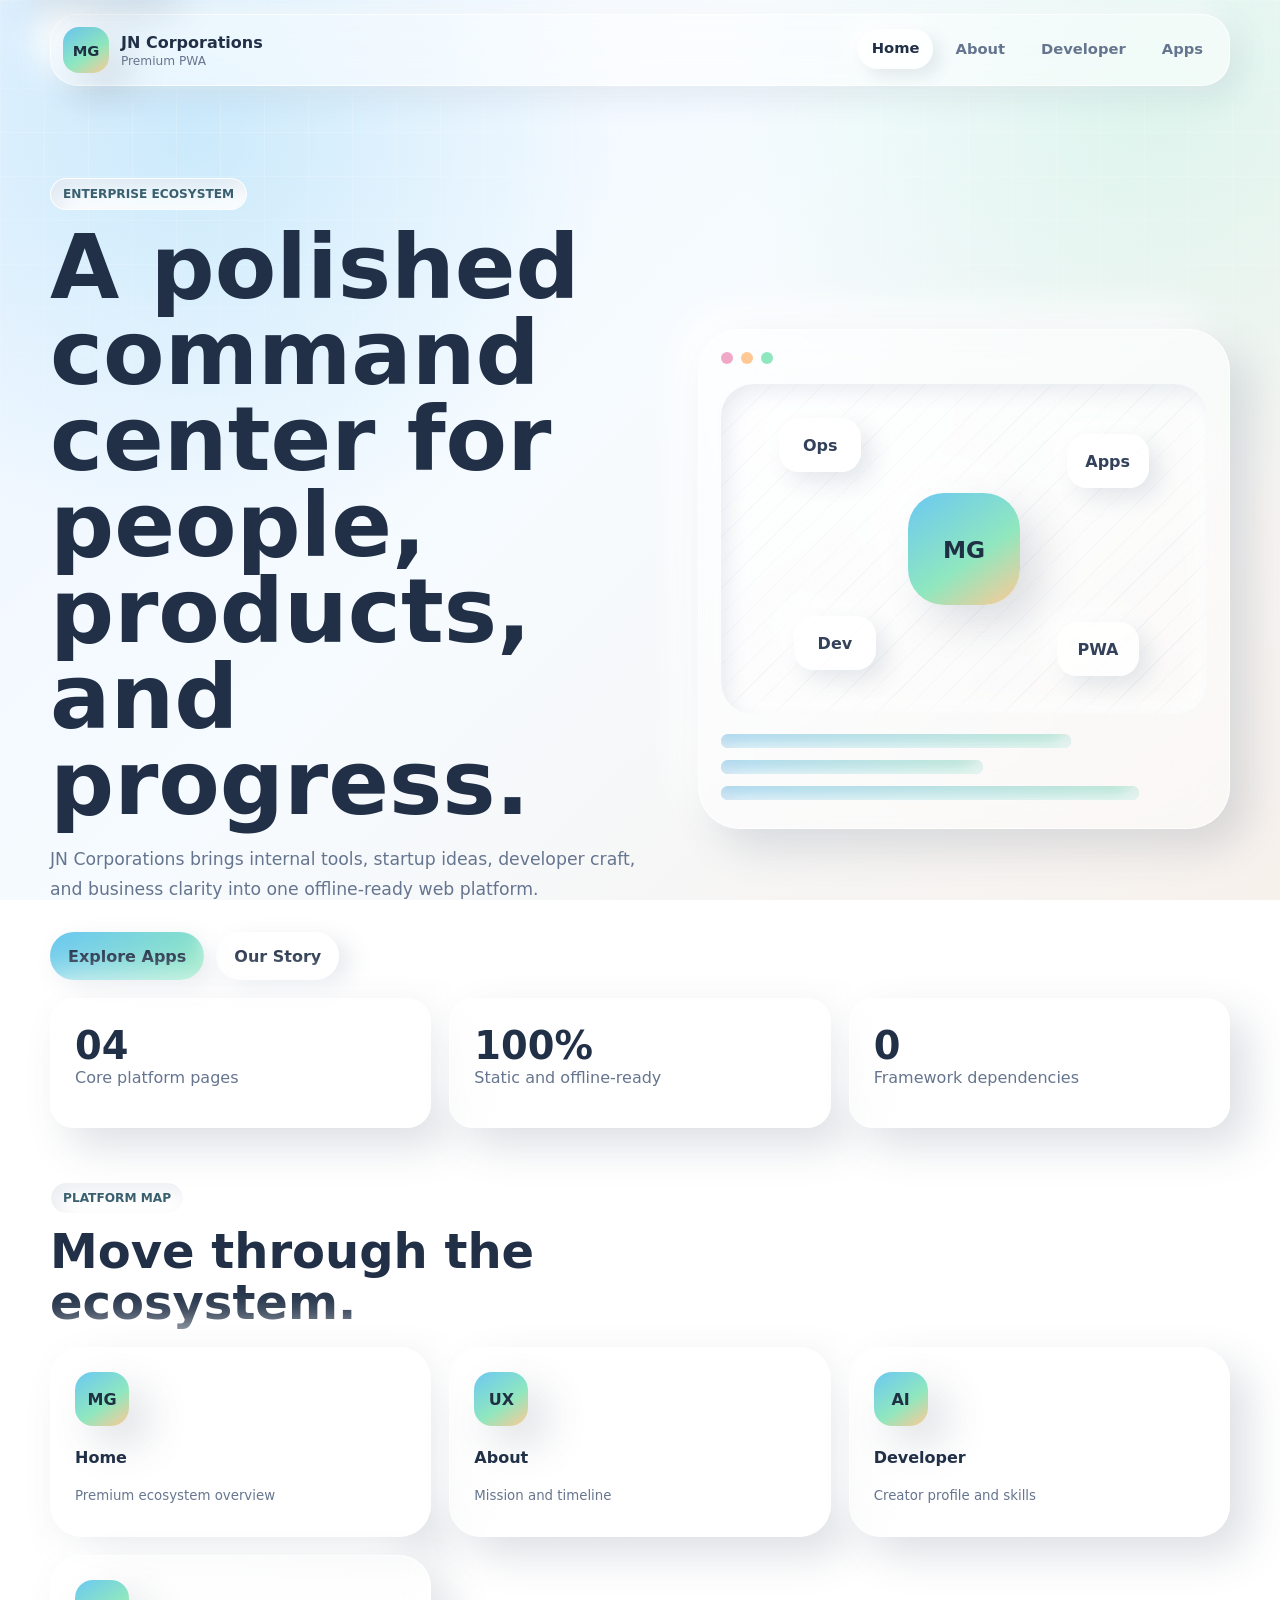
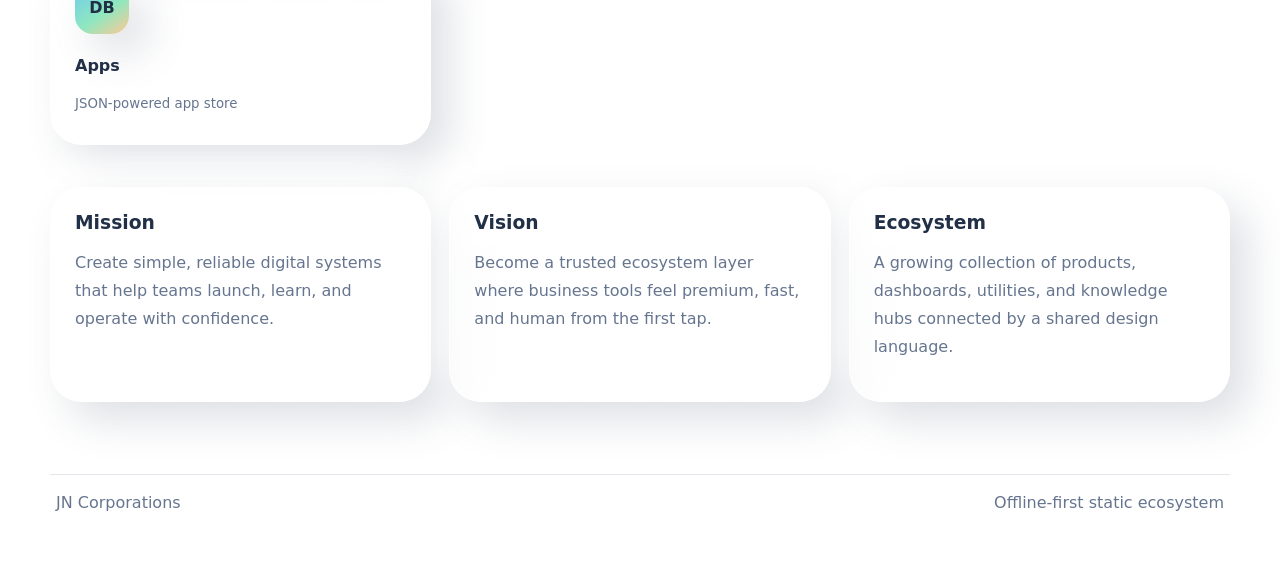
<file: index.html>
<!DOCTYPE html>
<html lang="en">
<head>
  <meta charset="UTF-8">
  <meta name="viewport" content="width=device-width, initial-scale=1.0, viewport-fit=cover">
  <meta name="theme-color" content="#eef5ff">
  <meta name="description" content="JN Corporations premium offline-first ecosystem platform.">
  <title>JN Corporations</title>
  <link rel="manifest" href="manifest.webmanifest">
  <link rel="apple-touch-icon" href="assets/icon.svg">
  <link rel="icon" href="assets/icon.svg" type="image/svg+xml">
  <link rel="stylesheet" href="css/styles.css">
  <script type="module" src="js/app.js" defer></script>
</head>
<body data-page="home">
  <a class="skip-link" href="#main">Skip to content</a>
  <header class="topbar" data-shell-header></header>
  <main id="main" class="page-shell" data-page-root></main>
  <footer class="footer" data-shell-footer></footer>
</body>
</html>
</file>
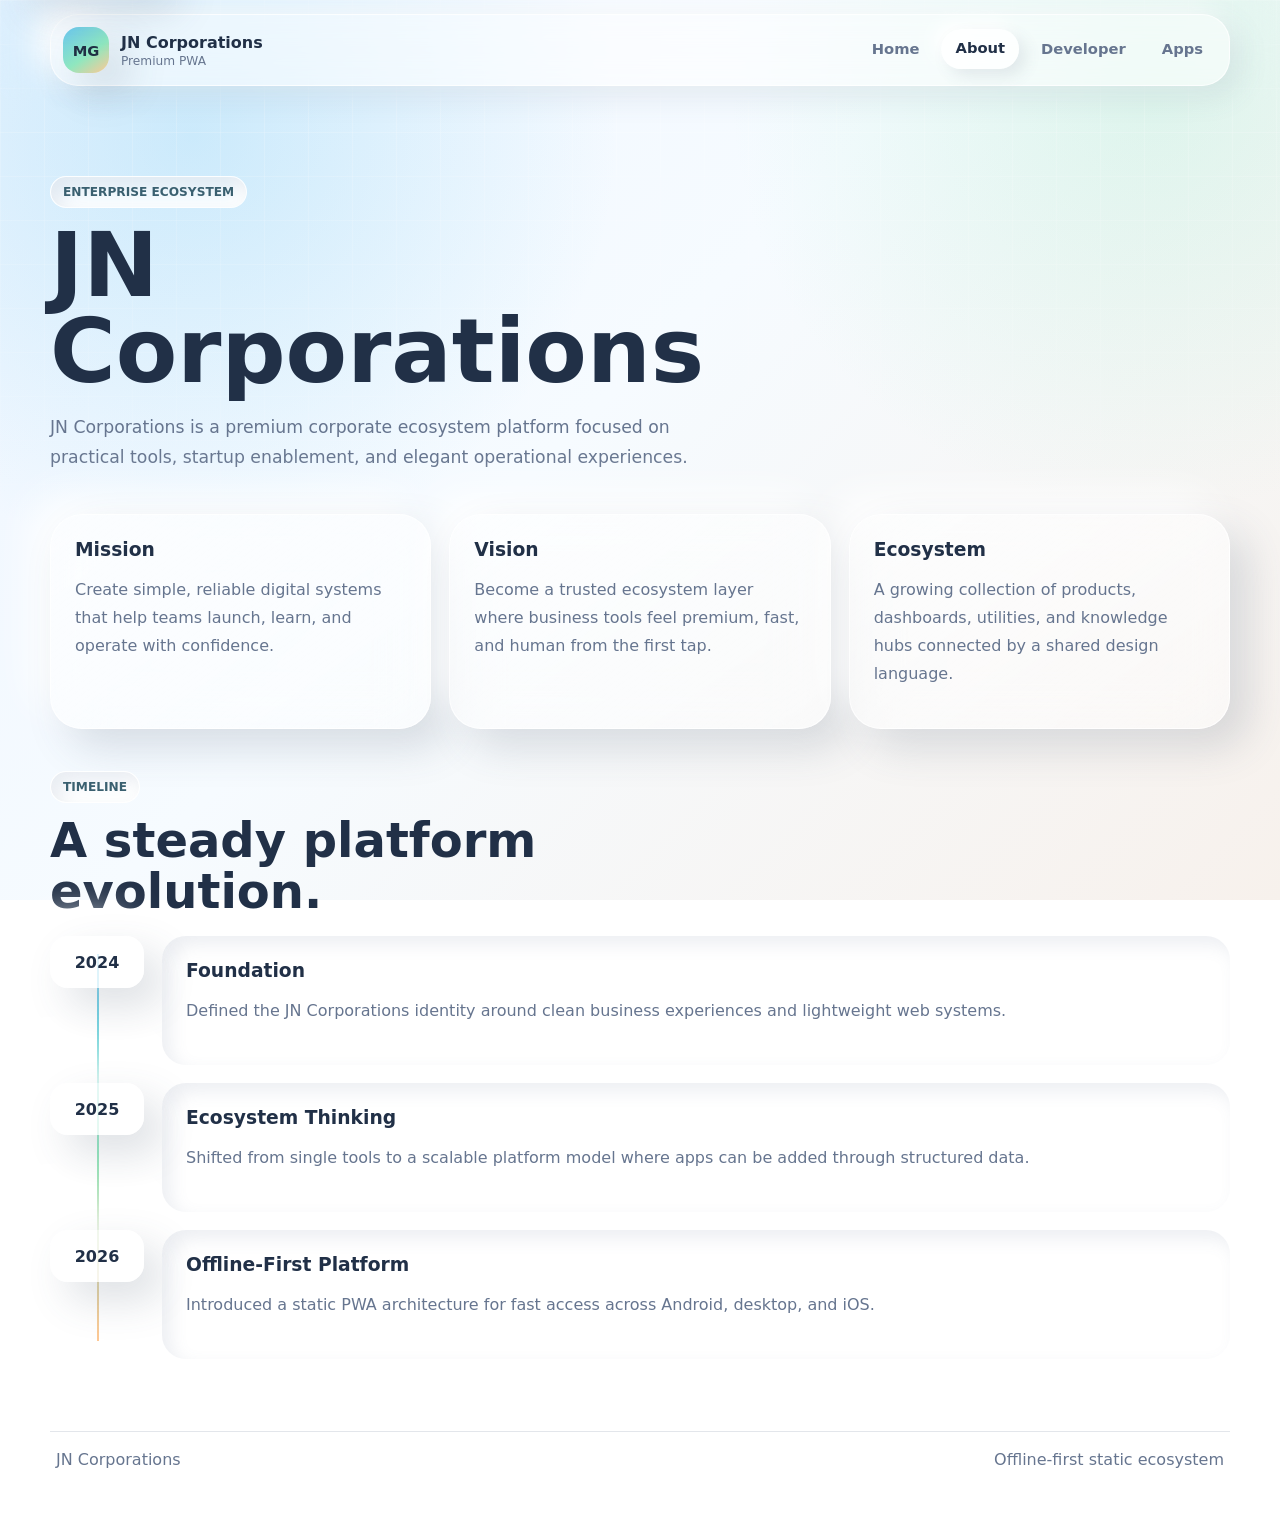
<file: about.html>
<!DOCTYPE html>
<html lang="en">
<head>
  <meta charset="UTF-8">
  <meta name="viewport" content="width=device-width, initial-scale=1.0, viewport-fit=cover">
  <meta name="theme-color" content="#eef5ff">
  <meta name="description" content="Mission, vision, and ecosystem story for JN Corporations.">
  <title>About | JN Corporations</title>
  <link rel="manifest" href="manifest.webmanifest">
  <link rel="apple-touch-icon" href="assets/icon.svg">
  <link rel="icon" href="assets/icon.svg" type="image/svg+xml">
  <link rel="stylesheet" href="css/styles.css">
  <script type="module" src="js/app.js" defer></script>
</head>
<body data-page="about">
  <a class="skip-link" href="#main">Skip to content</a>
  <header class="topbar" data-shell-header></header>
  <main id="main" class="page-shell" data-page-root></main>
  <footer class="footer" data-shell-footer></footer>
</body>
</html>
</file>
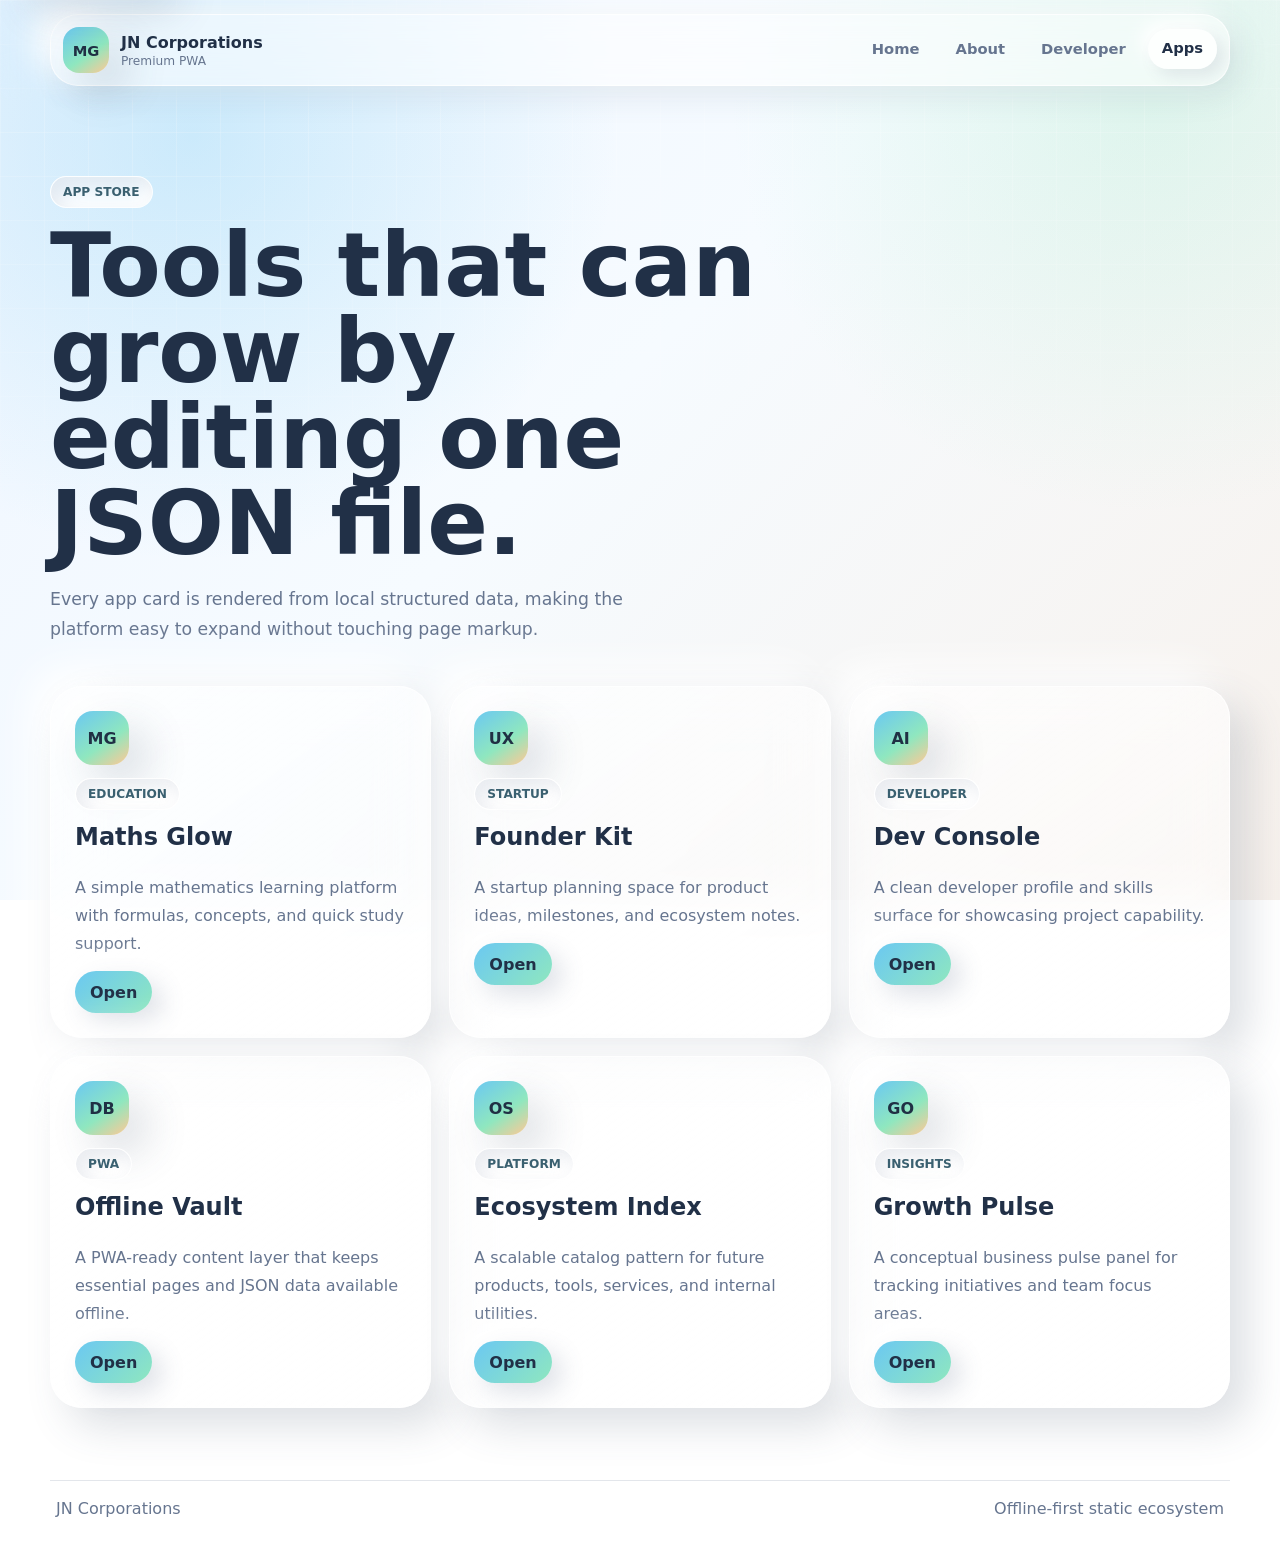
<file: apps.html>
<!DOCTYPE html>
<html lang="en">
<head>
  <meta charset="UTF-8">
  <meta name="viewport" content="width=device-width, initial-scale=1.0, viewport-fit=cover">
  <meta name="theme-color" content="#eef5ff">
  <meta name="description" content="JN Corporations app store and tool ecosystem.">
  <title>Apps | JN Corporations</title>
  <link rel="manifest" href="manifest.webmanifest">
  <link rel="apple-touch-icon" href="assets/icon.svg">
  <link rel="icon" href="assets/icon.svg" type="image/svg+xml">
  <link rel="stylesheet" href="css/styles.css">
  <script type="module" src="js/app.js" defer></script>
</head>
<body data-page="apps">
  <a class="skip-link" href="#main">Skip to content</a>
  <header class="topbar" data-shell-header></header>
  <main id="main" class="page-shell" data-page-root></main>
  <footer class="footer" data-shell-footer></footer>
</body>
</html>
</file>
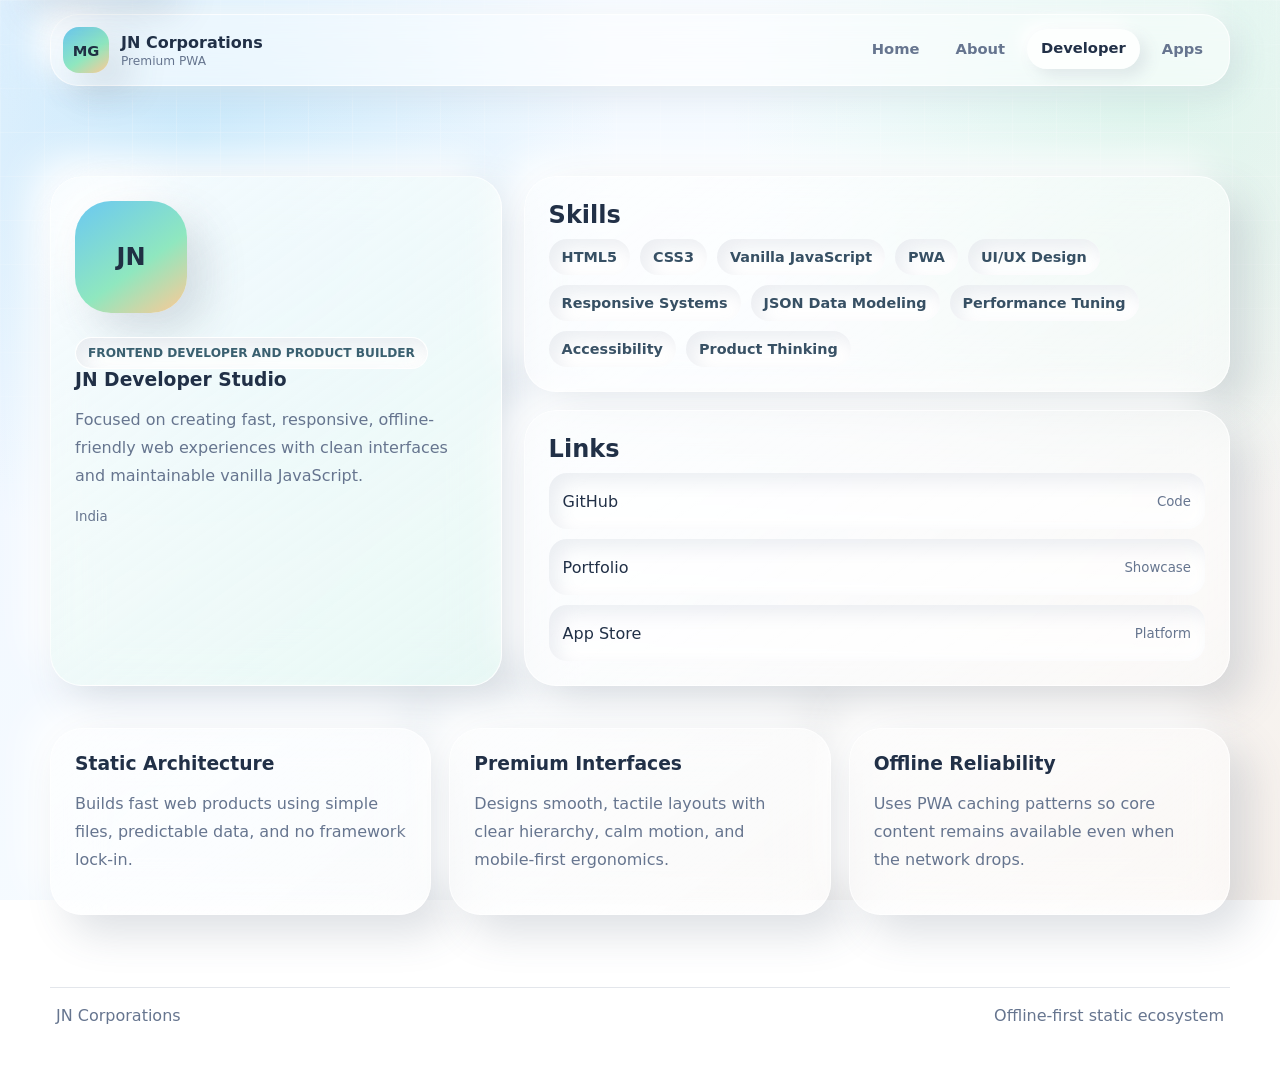
<file: developer.html>
<!DOCTYPE html>
<html lang="en">
<head>
  <meta charset="UTF-8">
  <meta name="viewport" content="width=device-width, initial-scale=1.0, viewport-fit=cover">
  <meta name="theme-color" content="#eef5ff">
  <meta name="description" content="Developer profile and project links for JN Corporations.">
  <title>Developer | JN Corporations</title>
  <link rel="manifest" href="manifest.webmanifest">
  <link rel="apple-touch-icon" href="assets/icon.svg">
  <link rel="icon" href="assets/icon.svg" type="image/svg+xml">
  <link rel="stylesheet" href="css/styles.css">
  <script type="module" src="js/app.js" defer></script>
</head>
<body data-page="developer">
  <a class="skip-link" href="#main">Skip to content</a>
  <header class="topbar" data-shell-header></header>
  <main id="main" class="page-shell" data-page-root></main>
  <footer class="footer" data-shell-footer></footer>
</body>
</html>
</file>
<file: css/styles.css>
:root {
  color-scheme: light;
  --bg: #eef5ff;
  --surface: rgba(255, 255, 255, .72);
  --surface-strong: rgba(255, 255, 255, .92);
  --text: #213047;
  --muted: #66758f;
  --line: rgba(102, 117, 143, .18);
  --cyan: #6bc8f2;
  --mint: #8fe7bf;
  --peach: #ffc894;
  --rose: #f1a8c6;
  --ink-shadow: rgba(64, 81, 108, .18);
  --white-shadow: rgba(255, 255, 255, .95);
  --radius-xl: 32px;
  --radius-lg: 24px;
  --radius-md: 18px;
  --shadow-out: 18px 18px 42px var(--ink-shadow), -18px -18px 42px var(--white-shadow);
  --shadow-in: inset 8px 8px 18px rgba(97, 116, 145, .12), inset -8px -8px 18px rgba(255, 255, 255, .86);
  font-family: Inter, ui-sans-serif, system-ui, -apple-system, BlinkMacSystemFont, "Segoe UI", sans-serif;
}

* {
  box-sizing: border-box;
}

html {
  scroll-behavior: smooth;
}

body {
  min-height: 100vh;
  margin: 0;
  color: var(--text);
  background:
    radial-gradient(circle at 15% 15%, rgba(107, 200, 242, .28), transparent 32%),
    radial-gradient(circle at 90% 10%, rgba(143, 231, 191, .24), transparent 30%),
    linear-gradient(135deg, #eef5ff 0%, #f6fbff 46%, #f7f1ec 100%);
  background-attachment: fixed;
  overflow-x: hidden;
  transition: opacity .18s ease, transform .18s ease;
}

body.page-leaving {
  opacity: .2;
  transform: translateY(6px);
}

body::before {
  position: fixed;
  inset: 0;
  z-index: -1;
  pointer-events: none;
  content: "";
  background-image:
    linear-gradient(rgba(255, 255, 255, .34) 1px, transparent 1px),
    linear-gradient(90deg, rgba(255, 255, 255, .34) 1px, transparent 1px);
  background-size: 44px 44px;
  mask-image: linear-gradient(to bottom, rgba(0, 0, 0, .65), transparent 78%);
}

a {
  color: inherit;
  text-decoration: none;
}

p {
  color: var(--muted);
  line-height: 1.75;
}

.skip-link {
  position: fixed;
  top: 12px;
  left: 12px;
  z-index: 20;
  padding: 10px 14px;
  border-radius: 999px;
  background: var(--surface-strong);
  box-shadow: var(--shadow-out);
  transform: translateY(-150%);
  transition: transform .2s ease;
}

.skip-link:focus {
  transform: translateY(0);
}

.topbar {
  position: sticky;
  top: 0;
  z-index: 10;
  padding: max(14px, env(safe-area-inset-top)) clamp(16px, 4vw, 42px) 14px;
  backdrop-filter: blur(22px);
}

.nav-wrap {
  display: flex;
  align-items: center;
  justify-content: space-between;
  gap: 18px;
  max-width: 1180px;
  margin: 0 auto;
  padding: 12px;
  border: 1px solid rgba(255, 255, 255, .76);
  border-radius: 28px;
  background: rgba(255, 255, 255, .55);
  box-shadow: 10px 10px 30px rgba(84, 103, 128, .12), -10px -10px 30px rgba(255, 255, 255, .8);
}

.brand-lockup {
  display: inline-flex;
  align-items: center;
  min-width: 0;
  gap: 12px;
}

.brand-mark,
.avatar,
.app-icon,
.tile-icon,
.core-node {
  display: grid;
  place-items: center;
  flex: 0 0 auto;
  color: #203044;
  font-weight: 850;
  background: linear-gradient(145deg, var(--cyan), var(--mint) 58%, var(--peach));
  box-shadow: var(--shadow-out);
}

.brand-mark {
  width: 46px;
  height: 46px;
  border-radius: 16px;
  font-size: .92rem;
}

.brand-lockup strong,
.brand-lockup small {
  display: block;
  white-space: nowrap;
}

.brand-lockup small {
  margin-top: 2px;
  color: var(--muted);
  font-size: .76rem;
}

.nav-links {
  display: flex;
  flex-wrap: wrap;
  justify-content: flex-end;
  gap: 8px;
}

.nav-links a {
  min-height: 40px;
  padding: 10px 14px;
  border-radius: 999px;
  color: var(--muted);
  font-size: .92rem;
  font-weight: 720;
  transition: transform .25s ease, color .25s ease, background .25s ease, box-shadow .25s ease;
}

.nav-links a:hover,
.nav-links a.active {
  color: var(--text);
  background: rgba(255, 255, 255, .82);
  box-shadow: 7px 7px 16px rgba(72, 92, 118, .12), -7px -7px 16px rgba(255, 255, 255, .9);
  transform: translateY(-1px);
}

.page-shell {
  width: min(1180px, calc(100% - 32px));
  margin: 0 auto;
  padding: 34px 0 54px;
}

.hero-grid {
  display: grid;
  grid-template-columns: minmax(0, 1.05fr) minmax(320px, .95fr);
  align-items: center;
  gap: clamp(24px, 5vw, 60px);
  min-height: calc(100vh - 180px);
  padding: clamp(18px, 4vw, 44px) 0 36px;
}

.hero-copy h1,
.page-intro h1 {
  max-width: 780px;
  margin: 14px 0 18px;
  font-size: clamp(2.45rem, 7vw, 5.8rem);
  line-height: .96;
  letter-spacing: 0;
}

.hero-copy p,
.page-intro p {
  max-width: 650px;
  font-size: 1.08rem;
}

.eyebrow,
.tag {
  display: inline-flex;
  align-items: center;
  width: fit-content;
  min-height: 32px;
  padding: 7px 12px;
  border: 1px solid rgba(255, 255, 255, .78);
  border-radius: 999px;
  color: #3a6070;
  background: rgba(255, 255, 255, .62);
  box-shadow: var(--shadow-in);
  font-size: .76rem;
  font-weight: 820;
  text-transform: uppercase;
}

.action-row {
  display: flex;
  flex-wrap: wrap;
  gap: 12px;
  margin-top: 28px;
}

.button {
  display: inline-flex;
  align-items: center;
  justify-content: center;
  min-height: 48px;
  padding: 13px 18px;
  border: 0;
  border-radius: 999px;
  color: var(--text);
  font-weight: 820;
  box-shadow: 10px 10px 24px rgba(78, 96, 126, .18), -10px -10px 24px rgba(255, 255, 255, .9);
  transition: transform .25s ease, box-shadow .25s ease, filter .25s ease;
}

.button:hover {
  transform: translateY(-2px);
  box-shadow: 12px 16px 28px rgba(78, 96, 126, .2), -12px -12px 26px rgba(255, 255, 255, .92);
  filter: saturate(1.06);
}

.button.primary,
.button.compact {
  background: linear-gradient(135deg, var(--cyan), var(--mint));
}

.button.secondary {
  background: rgba(255, 255, 255, .74);
}

.button.compact {
  min-height: 42px;
  padding: 10px 15px;
}

.ecosystem-visual,
.soft-card,
.profile-card,
.metric-card,
.nav-tile,
.app-card {
  border: 1px solid rgba(255, 255, 255, .78);
  background: linear-gradient(145deg, rgba(255, 255, 255, .72), rgba(255, 255, 255, .42));
  box-shadow: var(--shadow-out);
  backdrop-filter: blur(24px);
}

.ecosystem-visual {
  position: relative;
  min-height: 500px;
  padding: 22px;
  border-radius: 42px;
  overflow: hidden;
}

.visual-topline {
  display: flex;
  gap: 8px;
}

.visual-topline span {
  width: 12px;
  height: 12px;
  border-radius: 50%;
  background: var(--rose);
}

.visual-topline span:nth-child(2) {
  background: var(--peach);
}

.visual-topline span:nth-child(3) {
  background: var(--mint);
}

.visual-orbit {
  position: relative;
  min-height: 330px;
  margin-top: 20px;
  border-radius: 32px;
  background:
    linear-gradient(145deg, rgba(255, 255, 255, .46), rgba(255, 255, 255, .12)),
    repeating-linear-gradient(135deg, rgba(68, 94, 124, .06) 0 1px, transparent 1px 18px);
  box-shadow: var(--shadow-in);
}

.core-node {
  position: absolute;
  top: 50%;
  left: 50%;
  width: 112px;
  height: 112px;
  border-radius: 36px;
  transform: translate(-50%, -50%);
  font-size: 1.45rem;
}

.node {
  position: absolute;
  display: grid;
  place-items: center;
  width: 82px;
  height: 54px;
  border-radius: 20px;
  color: #33425a;
  background: rgba(255, 255, 255, .78);
  box-shadow: 10px 10px 22px rgba(76, 97, 126, .14), -10px -10px 22px rgba(255, 255, 255, .8);
  font-weight: 820;
}

.node-a { top: 34px; left: 12%; }
.node-b { top: 50px; right: 12%; }
.node-c { bottom: 44px; left: 15%; }
.node-d { right: 14%; bottom: 38px; }

.visual-bars {
  display: grid;
  gap: 12px;
  margin-top: 20px;
}

.visual-bars span {
  height: 14px;
  width: var(--w);
  border-radius: 999px;
  background: linear-gradient(90deg, rgba(107, 200, 242, .72), rgba(143, 231, 191, .76));
  box-shadow: var(--shadow-in);
}

.metrics-grid,
.tile-grid,
.principle-grid,
.highlight-grid,
.apps-grid {
  display: grid;
  gap: 18px;
}

.metrics-grid {
  grid-template-columns: repeat(3, minmax(0, 1fr));
  margin: -18px 0 54px;
}

.metric-card {
  min-height: 130px;
  padding: 24px;
  border-radius: var(--radius-lg);
}

.metric-card strong {
  display: block;
  font-size: 2.4rem;
}

.metric-card span,
.nav-tile small,
.link-list small,
.profile-card small {
  color: var(--muted);
}

.section-block,
.page-intro,
.developer-layout,
.highlight-grid,
.apps-grid {
  margin-top: 42px;
}

.section-heading {
  max-width: 700px;
  margin-bottom: 20px;
}

.section-heading h2 {
  margin: 12px 0 0;
  font-size: clamp(1.8rem, 4vw, 3rem);
  line-height: 1.05;
}

.tile-grid,
.principle-grid,
.highlight-grid {
  grid-template-columns: repeat(3, minmax(0, 1fr));
}

.nav-tile,
.soft-card,
.app-card,
.profile-card {
  border-radius: var(--radius-xl);
  padding: 24px;
}

.nav-tile {
  display: grid;
  gap: 12px;
  min-height: 190px;
  transition: transform .25s ease, box-shadow .25s ease;
}

.nav-tile:hover,
.app-card:hover {
  transform: translateY(-4px);
  box-shadow: 22px 24px 44px rgba(68, 90, 118, .2), -18px -18px 38px rgba(255, 255, 255, .92);
}

.tile-icon,
.app-icon {
  width: 54px;
  height: 54px;
  border-radius: 18px;
}

.soft-card h2,
.soft-card h3,
.app-card h2,
.profile-card h1,
.timeline-item h3 {
  margin: 0 0 10px;
}

.timeline {
  position: relative;
  display: grid;
  gap: 18px;
}

.timeline::before {
  position: absolute;
  top: 18px;
  bottom: 18px;
  left: 47px;
  width: 2px;
  content: "";
  background: linear-gradient(var(--cyan), var(--mint), var(--peach));
}

.timeline-item {
  position: relative;
  display: grid;
  grid-template-columns: 94px minmax(0, 1fr);
  gap: 18px;
  align-items: start;
}

.timeline-item > span {
  display: grid;
  place-items: center;
  width: 94px;
  height: 52px;
  border-radius: 18px;
  background: rgba(255, 255, 255, .78);
  box-shadow: var(--shadow-out);
  font-weight: 850;
}

.timeline-item > div {
  min-height: 120px;
  padding: 24px;
  border-radius: var(--radius-lg);
  background: rgba(255, 255, 255, .62);
  box-shadow: var(--shadow-in);
}

.developer-layout {
  display: grid;
  grid-template-columns: minmax(280px, .78fr) minmax(0, 1.22fr);
  gap: 22px;
}

.profile-card {
  min-height: 420px;
  background: linear-gradient(145deg, rgba(255, 255, 255, .8), rgba(221, 246, 239, .58));
}

.avatar {
  width: 112px;
  height: 112px;
  margin-bottom: 24px;
  border-radius: 36px;
  font-size: 1.5rem;
}

.developer-stack {
  display: grid;
  gap: 18px;
}

.chip-grid {
  display: flex;
  flex-wrap: wrap;
  gap: 10px;
}

.chip {
  padding: 10px 13px;
  border-radius: 999px;
  background: rgba(255, 255, 255, .72);
  box-shadow: var(--shadow-in);
  color: #375064;
  font-size: .9rem;
  font-weight: 780;
}

.link-list {
  display: grid;
  gap: 10px;
}

.link-list a {
  display: flex;
  align-items: center;
  justify-content: space-between;
  gap: 12px;
  min-height: 56px;
  padding: 12px 14px;
  border-radius: 18px;
  background: rgba(255, 255, 255, .62);
  box-shadow: var(--shadow-in);
}

.apps-grid {
  grid-template-columns: repeat(3, minmax(0, 1fr));
}

.app-card {
  display: grid;
  gap: 13px;
  align-content: start;
  min-height: 310px;
  transition: transform .25s ease, box-shadow .25s ease;
}

.app-card p {
  margin: 0;
}

.app-card .button {
  margin-top: auto;
  width: fit-content;
}

.footer {
  width: min(1180px, calc(100% - 32px));
  margin: 0 auto;
  padding: 18px 0 32px;
  color: var(--muted);
}

.footer-inner {
  display: flex;
  justify-content: space-between;
  gap: 16px;
  padding: 18px 6px;
  border-top: 1px solid var(--line);
}

.reveal {
  opacity: 0;
  transform: translateY(18px) scale(.985);
  filter: blur(8px);
  transition: opacity .7s ease, transform .7s ease, filter .7s ease;
}

.reveal.visible {
  opacity: 1;
  transform: translateY(0) scale(1);
  filter: blur(0);
}

.error-state {
  padding: 34px;
  border-radius: var(--radius-xl);
  background: var(--surface);
  box-shadow: var(--shadow-out);
}

@media (prefers-reduced-motion: reduce) {
  *,
  *::before,
  *::after {
    scroll-behavior: auto !important;
    transition-duration: .01ms !important;
    animation-duration: .01ms !important;
  }
}

@media (max-width: 900px) {
  .nav-wrap,
  .footer-inner {
    align-items: flex-start;
    flex-direction: column;
  }

  .nav-links {
    justify-content: flex-start;
  }

  .hero-grid,
  .developer-layout {
    grid-template-columns: 1fr;
    min-height: auto;
  }

  .ecosystem-visual {
    min-height: 430px;
  }

  .metrics-grid,
  .tile-grid,
  .principle-grid,
  .highlight-grid,
  .apps-grid {
    grid-template-columns: repeat(2, minmax(0, 1fr));
  }
}

@media (max-width: 620px) {
  .page-shell {
    width: min(100% - 24px, 1180px);
    padding-top: 18px;
  }

  .topbar {
    padding-inline: 12px;
  }

  .nav-wrap {
    border-radius: 24px;
  }

  .brand-lockup strong {
    max-width: 160px;
    overflow: hidden;
    text-overflow: ellipsis;
  }

  .nav-links {
    width: 100%;
    display: grid;
    grid-template-columns: repeat(4, minmax(0, 1fr));
    gap: 6px;
  }

  .nav-links a {
    display: grid;
    place-items: center;
    min-width: 0;
    padding: 10px 6px;
    font-size: .78rem;
  }

  .hero-copy h1,
  .page-intro h1 {
    font-size: clamp(2.25rem, 14vw, 3.85rem);
  }

  .action-row .button {
    flex: 1 1 150px;
  }

  .metrics-grid,
  .tile-grid,
  .principle-grid,
  .highlight-grid,
  .apps-grid {
    grid-template-columns: 1fr;
  }

  .ecosystem-visual {
    min-height: 390px;
    padding: 16px;
    border-radius: 30px;
  }

  .visual-orbit {
    min-height: 285px;
  }

  .core-node {
    width: 92px;
    height: 92px;
    border-radius: 30px;
  }

  .node {
    width: 70px;
    height: 48px;
    font-size: .78rem;
  }

  .timeline::before {
    left: 36px;
  }

  .timeline-item {
    grid-template-columns: 72px minmax(0, 1fr);
    gap: 12px;
  }

  .timeline-item > span {
    width: 72px;
    height: 48px;
    font-size: .82rem;
  }

  .timeline-item > div,
  .soft-card,
  .app-card,
  .profile-card,
  .nav-tile {
    padding: 20px;
  }
}
</file>
